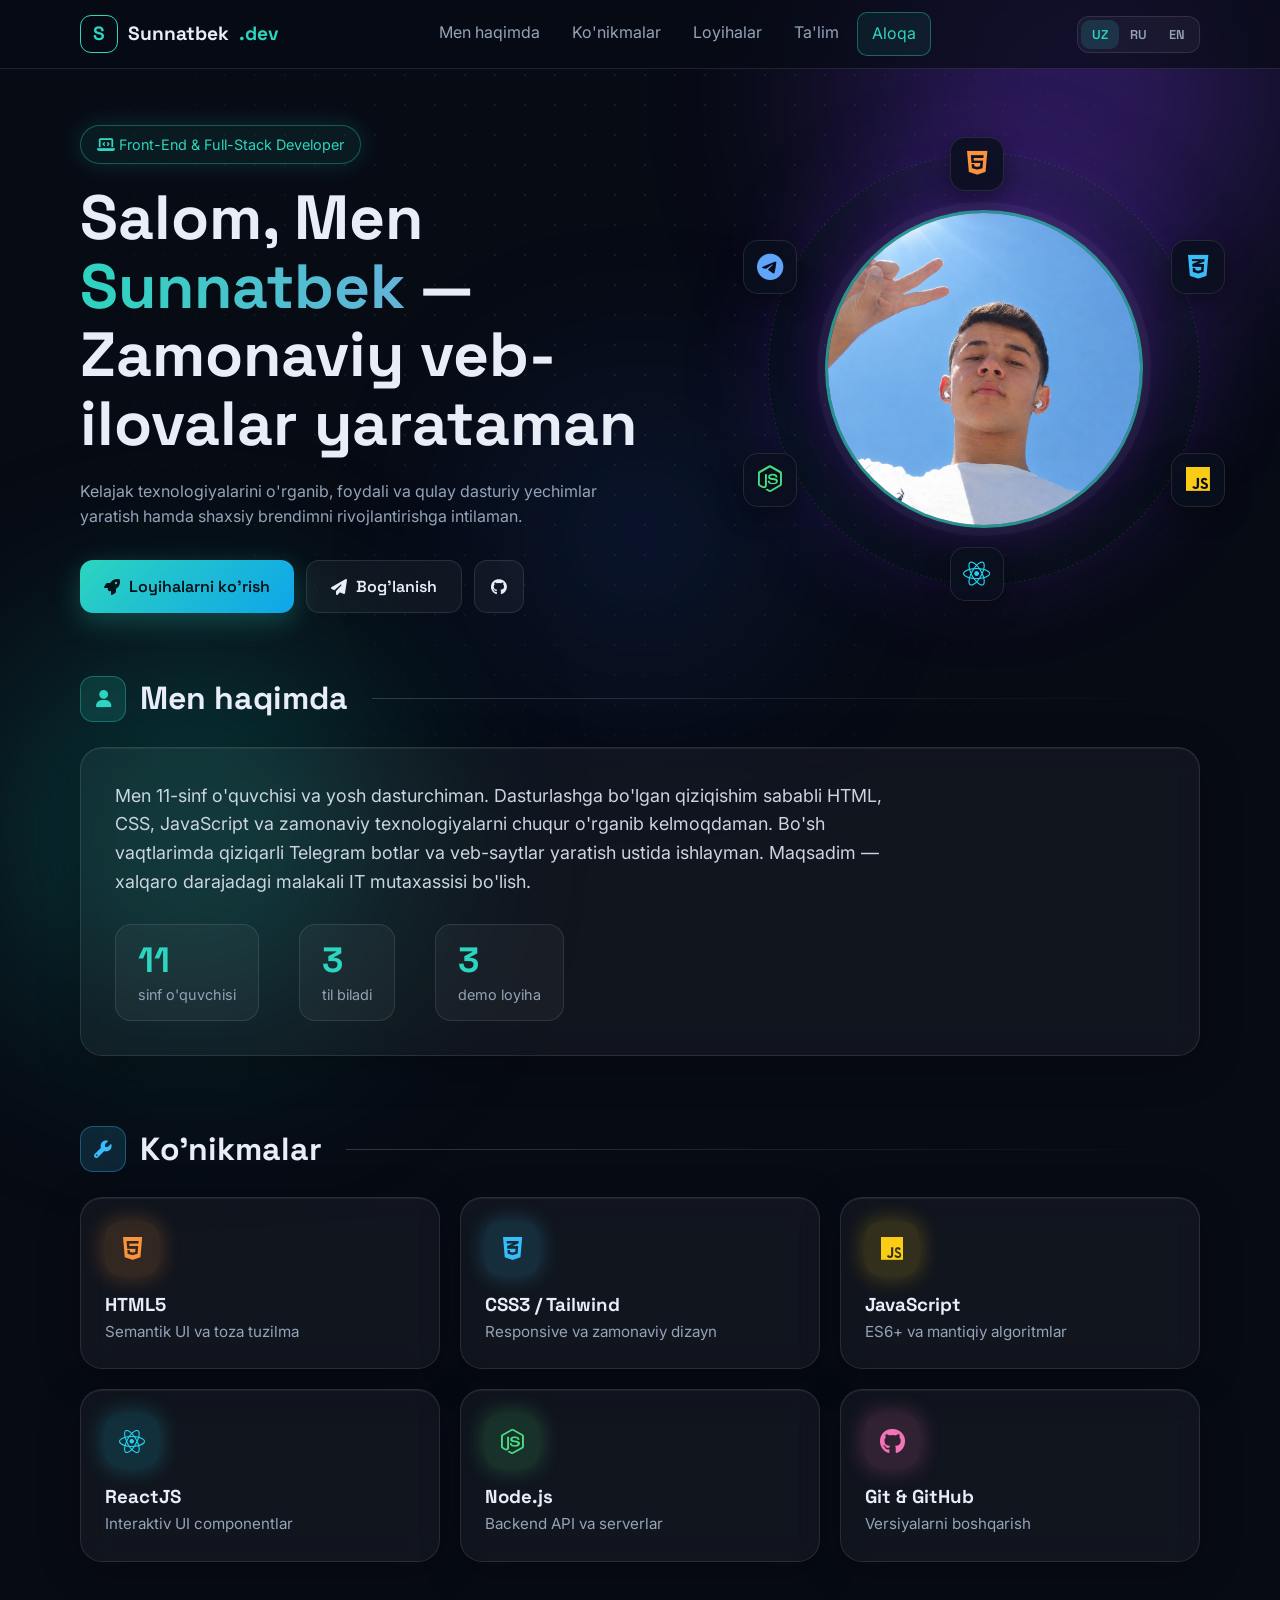
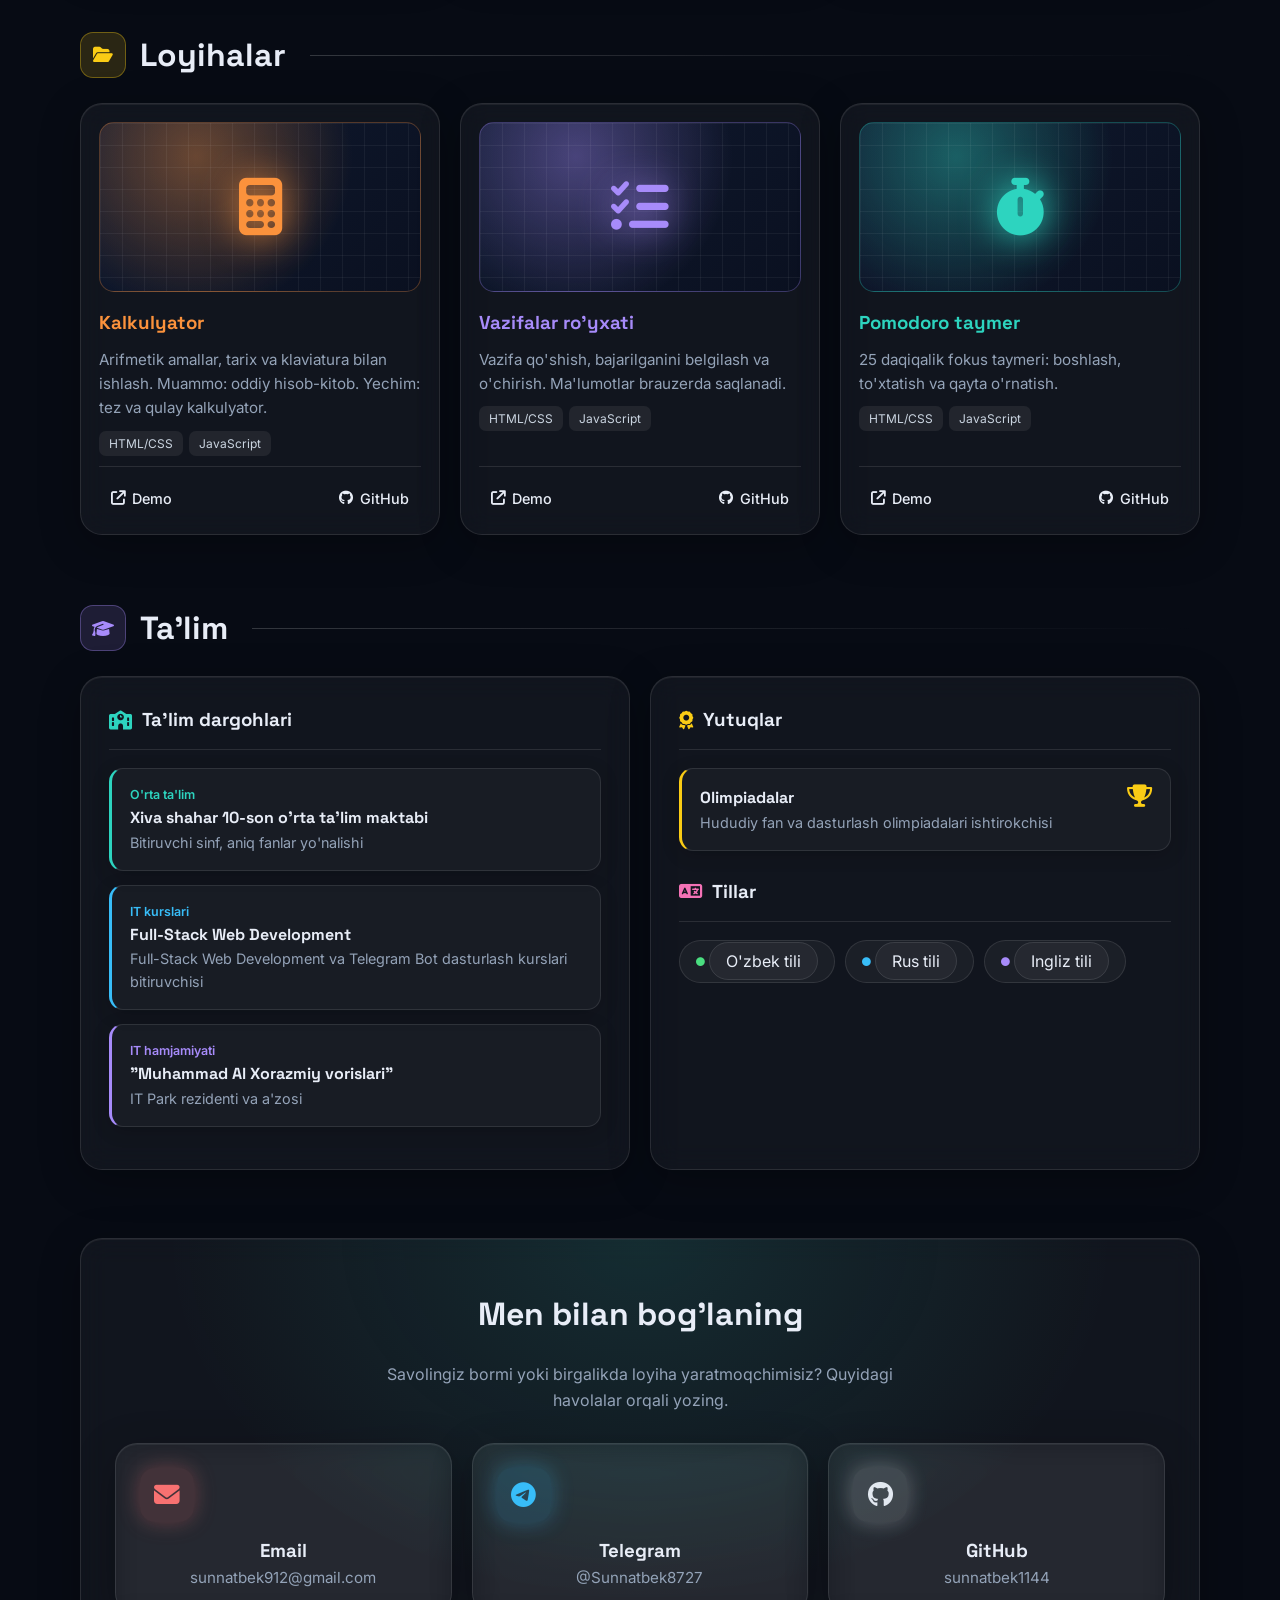
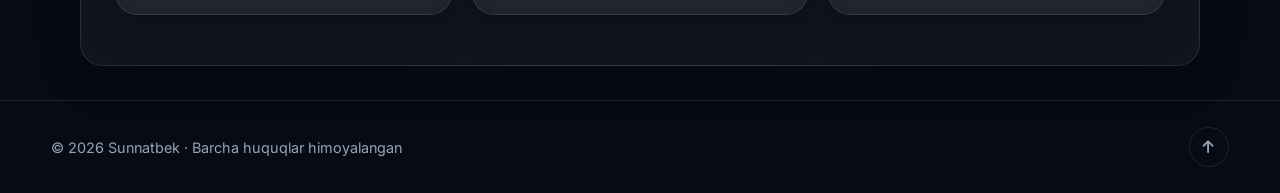
<file: index.html>
<!DOCTYPE html>
<html lang="uz">

<head>
	<meta charset="UTF-8">
	<meta name="viewport" content="width=device-width,initial-scale=1">
	<title>Sunnatbek — Front-End & Full-Stack Developer</title>
	<link rel="icon" href="images/sunnatbek.jpg">
	<meta name="description" content="Sunnatbek portfolio — web, Telegram bot, Node.js">
	<link rel="preconnect" href="https://fonts.googleapis.com">
	<link rel="preconnect" href="https://fonts.gstatic.com" crossorigin>
	<link
		href="https://fonts.googleapis.com/css2?family=Space+Grotesk:wght@400;500;700&family=Inter:wght@400;500&display=swap"
		rel="stylesheet">
	<link rel="stylesheet" href="https://cdnjs.cloudflare.com/ajax/libs/font-awesome/6.5.1/css/all.min.css">
	<link rel="stylesheet" href="style.css">
</head>

<body>
	<div class="blob b1"></div>
	<div class="blob b2"></div>
	<div class="blob b3"></div>
	<header class="nav">
		<div class="wrap navin">
			<a href="#hero" class="logo"><span class="lg">S</span>Sunnatbek<b>.dev</b></a>
			<nav id="menu">
				<a href="#about" data-i18n="n_about"></a><a href="#skills" data-i18n="n_skills"></a><a href="#projects"
					data-i18n="n_proj"></a><a href="#education" data-i18n="n_edu"></a><a href="#contact" class="cta"
					data-i18n="n_contact"></a>
			</nav>
			<div class="langs"><button data-l="uz" class="on">UZ</button><button data-l="ru">RU</button><button
					data-l="en">EN</button></div>
			<button id="burger" aria-label="Menu"><i class="fa-solid fa-bars"></i></button>
		</div>
	</header>
	<main>
		<section id="hero" class="wrap hero">
			<div>
				<span class="badge"><i class="fa-solid fa-laptop-code"></i> <span data-i18n="badge"></span></span>
				<h1 data-i18n-html="h1"></h1>
				<p class="lead" data-i18n="sub"></p>
				<div class="btns">
					<a href="#projects" class="btn pri"><i class="fa-solid fa-rocket"></i><span
							data-i18n="b1"></span></a>
					<a href="#contact" class="btn gl"><i class="fa-solid fa-paper-plane"></i><span
							data-i18n="b2"></span></a>
					<a href="https://github.com/sunnatbek1144" target="_blank" rel="noopener" class="btn gl ic"
						aria-label="GitHub"><i class="fa-brands fa-github"></i></a>
				</div>
			</div>
			<div class="orb"><img class="core me" src="sunnatbek.jpg" alt="Sunnatbek" width="900" height="900"
					fetchpriority="high">
				<i class="fa-brands fa-html5 f f1"></i><i class="fa-brands fa-css3-alt f f2"></i><i
					class="fa-brands fa-js f f3"></i><i class="fa-brands fa-react f f4"></i><i
					class="fa-brands fa-node-js f f5"></i><i class="fa-brands fa-telegram f f6"></i>
			</div>
		</section>

		<section id="about" class="wrap sec">
			<h2><i class="fa-solid fa-user" style="--c:#2dd4bf"></i><span data-i18n="n_about"></span></h2>
			<div class="glass about">
				<p data-i18n="about"></p>
				<div class="stats">
					<div><b>11</b><span data-i18n="st1"></span></div>
					<div><b>3</b><span data-i18n="st2"></span></div>
					<div><b>3</b><span data-i18n="st3"></span></div>
				</div>
			</div>
		</section>

		<section id="skills" class="wrap sec">
			<h2><i class="fa-solid fa-wrench" style="--c:#38bdf8"></i><span data-i18n="n_skills"></span></h2>
			<div class="grid g3">
				<div class="glass card" style="--c:#fb923c"><i class="fa-brands fa-html5"></i>
					<h3>HTML5</h3>
					<p data-i18n="s1"></p>
				</div>
				<div class="glass card" style="--c:#38bdf8"><i class="fa-brands fa-css3-alt"></i>
					<h3>CSS3 / Tailwind</h3>
					<p data-i18n="s2"></p>
				</div>
				<div class="glass card" style="--c:#facc15"><i class="fa-brands fa-js"></i>
					<h3>JavaScript</h3>
					<p data-i18n="s3"></p>
				</div>
				<div class="glass card" style="--c:#22d3ee"><i class="fa-brands fa-react"></i>
					<h3>ReactJS</h3>
					<p data-i18n="s4"></p>
				</div>
				<div class="glass card" style="--c:#4ade80"><i class="fa-brands fa-node-js"></i>
					<h3>Node.js</h3>
					<p data-i18n="s5"></p>
				</div>
				<div class="glass card" style="--c:#f472b6"><i class="fa-brands fa-github"></i>
					<h3>Git &amp; GitHub</h3>
					<p data-i18n="s6"></p>
				</div>
			</div>
		</section>

		<section id="projects" class="wrap sec">
			<h2><i class="fa-solid fa-folder-open" style="--c:#facc15"></i><span data-i18n="n_proj"></span></h2>
			<div class="grid g3">
				<article class="glass proj" style="--c:#fb923c">
					<div class="thumb"><i class="fa-solid fa-calculator"></i></div>
					<h3 data-i18n="p1t"></h3>
					<p data-i18n="p1d"></p>
					<div class="tags"><span>HTML/CSS</span><span>JavaScript</span></div>
					<div class="links"><a href="projects/calculator/" target="_blank" rel="noopener"><i
								class="fa-solid fa-arrow-up-right-from-square"></i> Demo</a><a
							href="https://github.com/sunnatbek1144/calculator" target="_blank" rel="noopener"><i
								class="fa-brands fa-github"></i> GitHub</a></div>
				</article>
				<article class="glass proj" style="--c:#a78bfa">
					<div class="thumb"><i class="fa-solid fa-list-check"></i></div>
					<h3 data-i18n="p2t"></h3>
					<p data-i18n="p2d"></p>
					<div class="tags"><span>HTML/CSS</span><span>JavaScript</span></div>
					<div class="links"><a href="projects/todo/" target="_blank" rel="noopener"><i
								class="fa-solid fa-arrow-up-right-from-square"></i> Demo</a><a
							href="https://github.com/sunnatbek1144/todo" target="_blank" rel="noopener"><i
								class="fa-brands fa-github"></i> GitHub</a></div>
				</article>
				<article class="glass proj" style="--c:#2dd4bf">
					<div class="thumb"><i class="fa-solid fa-stopwatch"></i></div>
					<h3 data-i18n="p3t"></h3>
					<p data-i18n="p3d"></p>
					<div class="tags"><span>HTML/CSS</span><span>JavaScript</span></div>
					<div class="links"><a href="projects/timer/" target="_blank" rel="noopener"><i
								class="fa-solid fa-arrow-up-right-from-square"></i> Demo</a><a
							href="https://github.com/sunnatbek1144/timer" target="_blank" rel="noopener"><i
								class="fa-brands fa-github"></i> GitHub</a></div>
				</article>
			</div>
		</section>

		<section id="education" class="wrap sec">
			<h2><i class="fa-solid fa-graduation-cap" style="--c:#a78bfa"></i><span data-i18n="n_edu"></span></h2>
			<div class="grid g2">
				<div class="glass col">
					<h3><i class="fa-solid fa-school" style="color:#2dd4bf"></i> <span data-i18n="e_t"></span></h3>
					<div class="item" style="--c:#2dd4bf"><small data-i18n="e1s"></small><b data-i18n="e1t"></b>
						<p data-i18n="e1d"></p>
					</div>
					<div class="item" style="--c:#38bdf8"><small data-i18n="e2s"></small><b data-i18n="e2t"></b>
						<p data-i18n="e2d"></p>
					</div>
					<div class="item" style="--c:#a78bfa"><small data-i18n="e3s"></small><b data-i18n="e3t"></b>
						<p data-i18n="e3d"></p>
					</div>
				</div>
				<div class="glass col">
					<h3><i class="fa-solid fa-award" style="color:#facc15"></i> <span data-i18n="a_t"></span></h3>
					<div class="item" style="--c:#facc15"><i class="fa-solid fa-trophy"></i><b data-i18n="a1t"></b>
						<p data-i18n="a1d"></p>
					</div>
					<h3 class="sub"><i class="fa-solid fa-language" style="color:#f472b6"></i> <span
							data-i18n="l_t"></span></h3>
					<div class="chips"><span style="--c:#4ade80"><i class="fa-solid fa-circle"></i> <span
								data-i18n="l1"></span></span><span style="--c:#38bdf8"><i
								class="fa-solid fa-circle"></i> <span data-i18n="l2"></span></span><span
							style="--c:#a78bfa"><i class="fa-solid fa-circle"></i> <span data-i18n="l3"></span></span>
					</div>
				</div>
			</div>
		</section>

		<section id="contact" class="wrap sec">
			<div class="glass contact">
				<h2 class="c"><span data-i18n="c_t"></span></h2>
				<p class="lead c" data-i18n="c_p"></p>
				<div class="grid g3">
					<a class="glass card link" style="--c:#f87171" href="mailto:sunnatbek912@gmail.com"><i
							class="fa-solid fa-envelope"></i>
						<h3>Email</h3>
						<p>sunnatbek912@gmail.com</p>
					</a>
					<a class="glass card link" style="--c:#38bdf8" href="https://t.me/Sunnatbek8727" target="_blank"
						rel="noopener"><i class="fa-brands fa-telegram"></i>
						<h3>Telegram</h3>
						<p>@Sunnatbek8727</p>
					</a>
					<a class="glass card link" style="--c:#e2e8f0" href="https://github.com/sunnatbek1144"
						target="_blank" rel="noopener"><i class="fa-brands fa-github"></i>
						<h3>GitHub</h3>
						<p>sunnatbek1144</p>
					</a>
				</div>
			</div>
		</section>
	</main>
	<footer>
		<p>© 2026 Sunnatbek · <span data-i18n="foot"></span></p><a href="#hero" class="up" aria-label="Up"><i
				class="fa-solid fa-arrow-up"></i></a>
	</footer>
	<script src="app.js"></script>
</body>

</html>
</file>
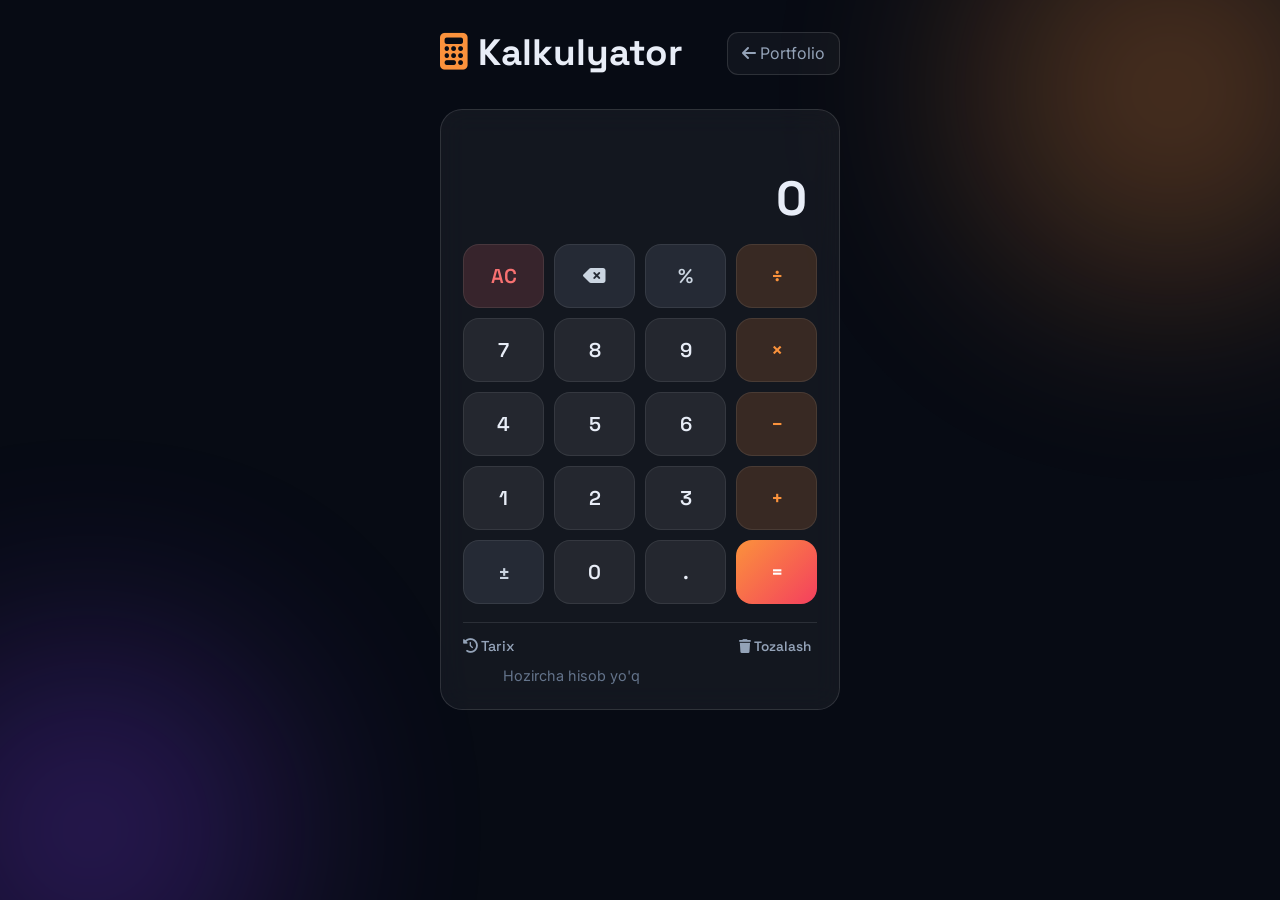
<file: projects/calculator/index.html>
<!DOCTYPE html>
<html lang="uz">

<head>
	<meta charset="UTF-8">
	<meta name="viewport" content="width=device-width,initial-scale=1">
	<title>Kalkulyator</title>
	<link
		href="https://fonts.googleapis.com/css2?family=Space+Grotesk:wght@500;700&family=Inter:wght@400;500&display=swap"
		rel="stylesheet">
	<link rel="stylesheet" href="https://cdnjs.cloudflare.com/ajax/libs/font-awesome/6.5.1/css/all.min.css">
	<link rel="stylesheet" href="style.css">
</head>

<body>
	<div class="wrap">
		<div class="top">
			<h1><i class="fa-solid fa-calculator"></i>Kalkulyator</h1><a class="back" href="../../index.html"><i
					class="fa-solid fa-arrow-left"></i> Portfolio</a>
		</div>
		<div class="glass calc">
			<div class="screen">
				<div id="exp"></div>
				<div id="res">0</div>
			</div>
			<div class="keys">
				<button class="ac" data-k="ac">AC</button><button class="fn" data-k="del"><i
						class="fa-solid fa-delete-left"></i></button><button class="fn" data-k="%">%</button><button
					class="op" data-k="/">÷</button>
				<button data-k="7">7</button><button data-k="8">8</button><button data-k="9">9</button><button
					class="op" data-k="*">×</button>
				<button data-k="4">4</button><button data-k="5">5</button><button data-k="6">6</button><button
					class="op" data-k="-">−</button>
				<button data-k="1">1</button><button data-k="2">2</button><button data-k="3">3</button><button
					class="op" data-k="+">+</button>
				<button class="fn" data-k="sign">±</button><button data-k="0">0</button><button
					data-k=".">.</button><button class="eq" data-k="=">=</button>
			</div>
			<div class="hist">
				<h3><span><i class="fa-solid fa-clock-rotate-left"></i> Tarix</span><button id="clr"><i
							class="fa-solid fa-trash"></i> Tozalash</button></h3>
				<ul id="hl"></ul>
			</div>
		</div>
	</div>
	<script src="app.js"></script>
</body>

</html>
</file>
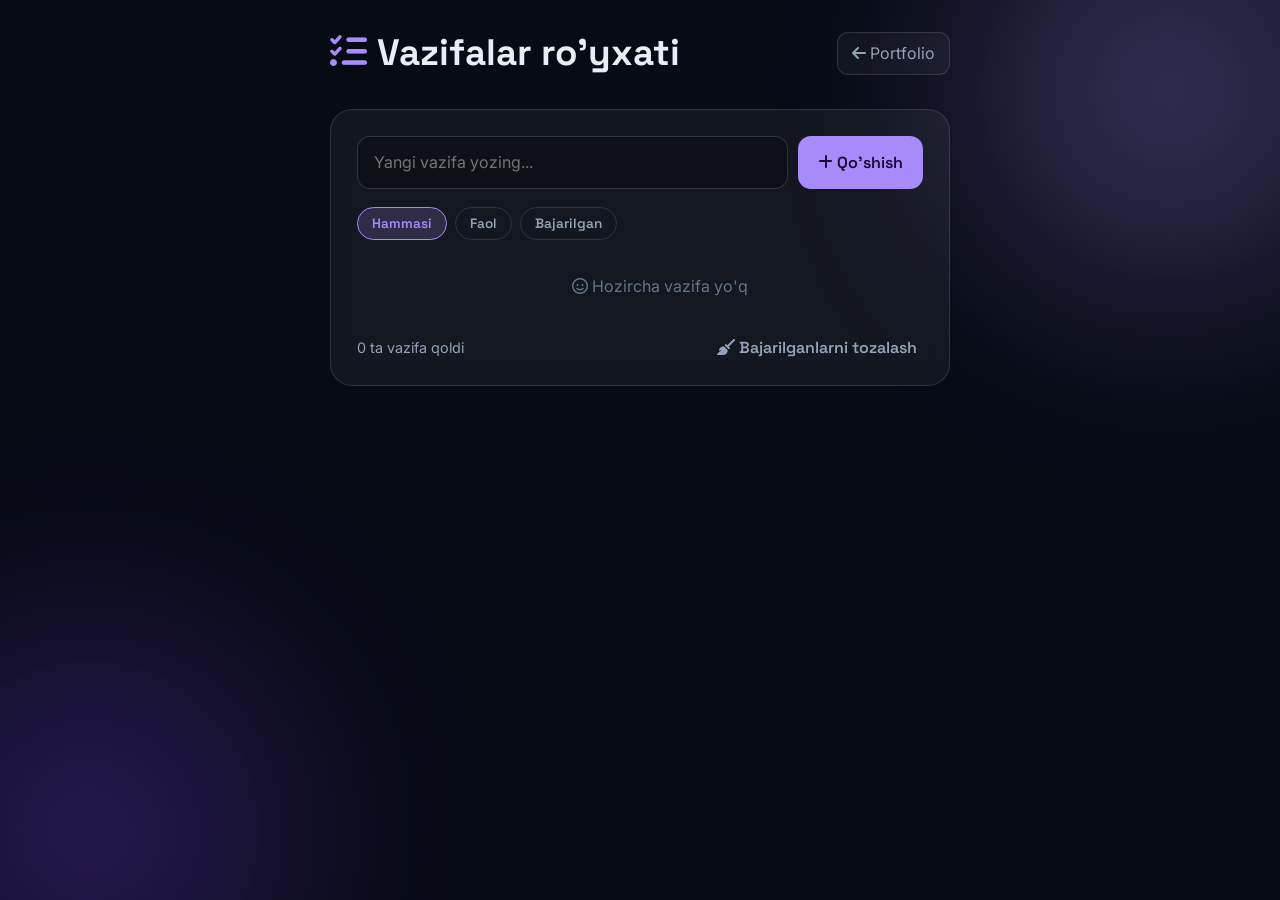
<file: projects/todo/index.html>
<!DOCTYPE html>
<html lang="uz">

<head>
	<meta charset="UTF-8">
	<meta name="viewport" content="width=device-width,initial-scale=1">
	<title>Vazifalar ro'yxati</title>
	<link
		href="https://fonts.googleapis.com/css2?family=Space+Grotesk:wght@500;700&family=Inter:wght@400;500&display=swap"
		rel="stylesheet">
	<link rel="stylesheet" href="https://cdnjs.cloudflare.com/ajax/libs/font-awesome/6.5.1/css/all.min.css">
	<link rel="stylesheet" href="style.css">
</head>

<body>
	<div class="wrap">
		<div class="top">
			<h1><i class="fa-solid fa-list-check"></i>Vazifalar ro'yxati</h1><a class="back" href="../../index.html"><i
					class="fa-solid fa-arrow-left"></i> Portfolio</a>
		</div>
		<div class="glass box">
			<form id="f"><input id="i" placeholder="Yangi vazifa yozing..." maxlength="80" required><button
					class="add"><i class="fa-solid fa-plus"></i> Qo'shish</button></form>
			<div class="filters" id="filters"><button class="on" data-f="all">Hammasi</button><button
					data-f="active">Faol</button><button data-f="done">Bajarilgan</button></div>
			<ul id="u"></ul>
			<div class="foot"><span id="cnt"></span><button id="clr"><i class="fa-solid fa-broom"></i> Bajarilganlarni
					tozalash</button></div>
		</div>
	</div>
	<script src="app.js"></script>
</body>

</html>
</file>
<file: style.css>
:root {
	--bg: #070b14;
	--tx: #e8edf7;
	--mu: #94a3b8;
	--a: #2dd4bf;
	--b: #a78bfa;
	--gl: rgba(255, 255, 255, 0.045);
	--bd: rgba(255, 255, 255, 0.1);
}
* {
	box-sizing: border-box;
	margin: 0;
}
html {
	scroll-behavior: smooth;
	scroll-padding-top: 80px;
}
body {
	background: var(--bg);
	color: var(--tx);
	font:
		400 16px/1.6 Inter,
		sans-serif;
	overflow-x: hidden;
}
h1,
h2,
h3,
.logo,
.btn {
	font-family: 'Space Grotesk', sans-serif;
}
a {
	color: inherit;
	text-decoration: none;
}
.wrap {
	width: min(1120px, 92%);
	margin: auto;
}
.blob {
	position: fixed;
	border-radius: 50%;
	filter: blur(110px);
	opacity: 0.35;
	z-index: -1;
	animation: mv 18s ease-in-out infinite alternate;
}
.b1 {
	width: 420px;
	height: 420px;
	background: #7c3aed;
	top: -80px;
	right: -80px;
}
.b2 {
	width: 380px;
	height: 380px;
	background: #0d9488;
	bottom: -100px;
	left: -100px;
	animation-delay: -6s;
}
.b3 {
	width: 260px;
	height: 260px;
	background: #2563eb;
	top: 45%;
	left: 40%;
	opacity: 0.18;
	animation-delay: -12s;
}
@keyframes mv {
	to {
		transform: translate(60px, -50px) scale(1.15);
	}
}
.nav {
	position: sticky;
	top: 0;
	z-index: 50;
	backdrop-filter: blur(16px);
	background: rgba(7, 11, 20, 0.65);
	border-bottom: 1px solid var(--bd);
}
.navin {
	display: flex;
	align-items: center;
	justify-content: space-between;
	gap: 14px;
	height: 68px;
}
.logo {
	display: flex;
	align-items: center;
	gap: 10px;
	font-weight: 700;
	font-size: 1.2rem;
}
.logo b {
	color: var(--a);
}
.lg {
	display: grid;
	place-items: center;
	width: 38px;
	height: 38px;
	border-radius: 11px;
	border: 1.5px solid var(--a);
	color: var(--a);
}
nav {
	display: flex;
	gap: 4px;
}
nav a {
	padding: 8px 14px;
	border-radius: 10px;
	color: var(--mu);
	transition: 0.25s;
}
nav a:hover,
nav a.act {
	color: #fff;
	background: var(--gl);
}
nav a.act {
	box-shadow: inset 0 -2px var(--a);
}
nav .cta {
	border: 1px solid rgba(45, 212, 191, 0.4);
	color: var(--a);
	background: rgba(45, 212, 191, 0.08);
}
.langs {
	display: flex;
	padding: 3px;
	border: 1px solid var(--bd);
	border-radius: 12px;
	background: var(--gl);
}
.langs button {
	border: 0;
	background: 0;
	color: var(--mu);
	font: 600 0.8rem 'Space Grotesk';
	padding: 6px 11px;
	border-radius: 9px;
	cursor: pointer;
	transition: 0.25s;
}
.langs button.on {
	background: rgba(45, 212, 191, 0.15);
	color: var(--a);
}
#burger {
	display: none;
	background: var(--gl);
	border: 1px solid var(--bd);
	color: #fff;
	width: 40px;
	height: 40px;
	border-radius: 10px;
	cursor: pointer;
}
.hero {
	display: grid;
	grid-template-columns: 1.2fr 0.8fr;
	gap: 40px;
	align-items: center;
	min-height: calc(100vh - 68px);
	padding: 40px 0;
}
.badge {
	display: inline-block;
	padding: 7px 16px;
	border-radius: 99px;
	border: 1px solid rgba(45, 212, 191, 0.35);
	background: rgba(45, 212, 191, 0.08);
	color: var(--a);
	font-size: 0.9rem;
	animation: pop 0.8s both;
}
h1 {
	font-size: clamp(2.2rem, 5.2vw, 3.9rem);
	line-height: 1.1;
	margin: 20px 0;
	animation: pop 0.8s 0.15s both;
}
h1 em {
	font-style: normal;
	background: linear-gradient(90deg, var(--a), var(--b));
	-webkit-background-clip: text;
	background-clip: text;
	color: transparent;
}
.lead {
	color: var(--mu);
	max-width: 560px;
	animation: pop 0.8s 0.3s both;
}
.lead.c {
	margin: 0 auto 30px;
	text-align: center;
}
@keyframes pop {
	from {
		opacity: 0;
		transform: translateY(24px);
	}
}
.btns {
	display: flex;
	flex-wrap: wrap;
	gap: 12px;
	margin-top: 30px;
	animation: pop 0.8s 0.45s both;
}
.btn {
	display: inline-flex;
	align-items: center;
	gap: 9px;
	padding: 13px 24px;
	border-radius: 13px;
	font-weight: 600;
	border: 1px solid var(--bd);
	transition: 0.3s;
}
.btn.pri {
	background: linear-gradient(135deg, var(--a), #0ea5e9);
	color: #04121a;
	border: 0;
	box-shadow: 0 8px 28px rgba(45, 212, 191, 0.28);
}
.btn.gl {
	background: var(--gl);
}
.btn.ic {
	padding: 13px 16px;
}
.btn:hover {
	transform: translateY(-3px);
	border-color: var(--a);
}
.orb {
	position: relative;
	aspect-ratio: 1;
	max-width: 380px;
	width: 100%;
	margin: auto;
	border-radius: 50%;
	border: 1px dashed var(--bd);
	animation: spin 40s linear infinite;
}
.core {
	position: absolute;
	inset: 26%;
	border-radius: 50%;
	display: grid;
	place-items: center;
	font: 700 5rem 'Space Grotesk';
	background: linear-gradient(
		135deg,
		rgba(45, 212, 191, 0.25),
		rgba(167, 139, 250, 0.25)
	);
	border: 1px solid var(--bd);
	backdrop-filter: blur(10px);
	animation: spin 40s linear infinite reverse;
	box-shadow: 0 0 70px rgba(124, 58, 237, 0.35);
}
.f {
	position: absolute;
	font-size: 1.7rem;
	width: 54px;
	height: 54px;
	display: grid;
	place-items: center;
	border-radius: 15px;
	background: rgba(10, 16, 30, 0.85);
	border: 1px solid var(--bd);
	animation: spin 40s linear infinite reverse;
}
.f1 {
	top: -4%;
	left: 42%;
	color: #fb923c;
}
.f2 {
	top: 20%;
	right: -6%;
	color: #38bdf8;
}
.f3 {
	bottom: 18%;
	right: -6%;
	color: #facc15;
}
.f4 {
	bottom: -4%;
	left: 42%;
	color: #22d3ee;
}
.f5 {
	bottom: 18%;
	left: -6%;
	color: #4ade80;
}
.f6 {
	top: 20%;
	left: -6%;
	color: #60a5fa;
}
@keyframes spin {
	to {
		transform: rotate(360deg);
	}
}
.sec {
	padding: 70px 0;
}
h2 {
	display: flex;
	align-items: center;
	gap: 14px;
	font-size: 2rem;
	margin-bottom: 30px;
}
h2.c {
	justify-content: center;
}
.sec h2 > i {
	display: grid;
	place-items: center;
	flex: none;
	width: 46px;
	height: 46px;
	line-height: 1;
	border-radius: 13px;
	font-size: 1.1rem;
	color: var(--c);
	background: color-mix(in srgb, var(--c) 14%, transparent);
	border: 1px solid color-mix(in srgb, var(--c) 35%, transparent);
}
.glass {
	background: var(--gl);
	border: 1px solid var(--bd);
	border-radius: 22px;
	backdrop-filter: blur(14px);
	position: relative;
	overflow: hidden;
}
.about {
	padding: 34px;
}
.about p {
	font-size: 1.12rem;
	max-width: 800px;
	color: #cbd5e1;
}
.stats {
	display: flex;
	gap: 40px;
	margin-top: 28px;
	flex-wrap: wrap;
}
.stats b {
	display: block;
	font: 700 2.2rem 'Space Grotesk';
	color: var(--a);
}
.stats span {
	color: var(--mu);
	font-size: 0.9rem;
}
.grid {
	display: grid;
	gap: 20px;
}
.g3 {
	grid-template-columns: repeat(3, 1fr);
}
.g2 {
	grid-template-columns: repeat(2, 1fr);
}
.card {
	padding: 24px;
	transition: 0.35s;
	display: block;
}
.card::before,
.proj::before {
	content: '';
	position: absolute;
	inset: 0;
	background: radial-gradient(
		260px circle at var(--x, 50%) var(--y, 0),
		color-mix(in srgb, var(--c) 22%, transparent),
		transparent 70%
	);
	opacity: 0;
	transition: 0.3s;
	pointer-events: none;
}
.card:hover::before,
.proj:hover::before {
	opacity: 1;
}
.card:hover,
.proj:hover {
	transform: translateY(-6px);
	border-color: color-mix(in srgb, var(--c) 55%, transparent);
}
.card > i {
	display: grid;
	place-items: center;
	width: 54px;
	height: 54px;
	border-radius: 15px;
	font-size: 1.6rem;
	margin-bottom: 14px;
	color: var(--c);
	background: color-mix(in srgb, var(--c) 14%, transparent);
	transition: 0.4s;
}
.card:hover > i {
	transform: rotate(-8deg) scale(1.12);
}
.card p,
.proj p {
	color: var(--mu);
	font-size: 0.95rem;
}
.proj {
	padding: 18px;
	transition: 0.35s;
	display: flex;
	flex-direction: column;
	gap: 10px;
}
.thumb {
	height: 150px;
	border-radius: 15px;
	display: grid;
	place-items: center;
	font-size: 3rem;
	color: var(--c);
	background: linear-gradient(
		135deg,
		color-mix(in srgb, var(--c) 22%, #0b1020),
		#0b1020
	);
	border: 1px solid color-mix(in srgb, var(--c) 30%, transparent);
}
.thumb i {
	animation: fl 3.5s ease-in-out infinite;
}
@keyframes fl {
	50% {
		transform: translateY(-8px);
	}
}
.proj h3 {
	color: var(--c);
	margin-top: 6px;
}
.tags {
	display: flex;
	flex-wrap: wrap;
	gap: 6px;
}
.tags span {
	font-size: 0.75rem;
	padding: 3px 10px;
	border-radius: 7px;
	background: rgba(255, 255, 255, 0.07);
	color: #cbd5e1;
}
.links {
	display: flex;
	justify-content: space-between;
	margin-top: auto;
	padding-top: 14px;
	border-top: 1px solid var(--bd);
	font-size: 0.9rem;
	font-weight: 500;
}
.links a {
	display: flex;
	gap: 7px;
	align-items: center;
	transition: 0.2s;
}
.links a:hover {
	color: var(--c);
}
.col {
	padding: 28px;
}
.col h3 {
	display: flex;
	gap: 10px;
	align-items: center;
	margin-bottom: 18px;
	padding-bottom: 14px;
	border-bottom: 1px solid var(--bd);
}
.col h3.sub {
	margin-top: 26px;
}
.item {
	padding: 16px 18px;
	margin-bottom: 14px;
	border-radius: 14px;
	background: rgba(255, 255, 255, 0.03);
	border: 1px solid var(--bd);
	border-left: 3px solid var(--c);
	transition: 0.3s;
}
.item:hover {
	transform: translateX(5px);
	background: color-mix(in srgb, var(--c) 8%, transparent);
}
.item small {
	color: var(--c);
	font-size: 0.78rem;
	font-weight: 600;
	display: block;
}
.item b {
	display: block;
	font-family: 'Space Grotesk';
}
.item p {
	color: var(--mu);
	font-size: 0.9rem;
}
.item > i {
	color: var(--c);
	float: right;
	font-size: 1.4rem;
}
.chips {
	display: flex;
	flex-wrap: wrap;
	gap: 10px;
}
.chips span {
	padding: 8px 16px;
	border-radius: 99px;
	border: 1px solid var(--bd);
	background: var(--gl);
}
.chips i {
	color: var(--c);
	font-size: 0.55rem;
	vertical-align: middle;
}
.contact {
	padding: 50px 34px;
	text-align: center;
}
.link:hover {
	box-shadow: 0 14px 40px color-mix(in srgb, var(--c) 18%, transparent);
}
.link p {
	word-break: break-all;
}
footer {
	border-top: 1px solid var(--bd);
	padding: 26px 4%;
	display: flex;
	justify-content: space-between;
	align-items: center;
	color: var(--mu);
	font-size: 0.9rem;
}
.up {
	display: grid;
	place-items: center;
	width: 40px;
	height: 40px;
	border-radius: 50%;
	border: 1px solid var(--bd);
	transition: 0.3s;
}
.up:hover {
	background: var(--a);
	color: #000;
	transform: translateY(-4px);
}
.rv {
	opacity: 0;
	transform: translateY(30px);
	transition: 0.8s;
}
.rv.in {
	opacity: 1;
	transform: none;
}
a:focus-visible,
button:focus-visible {
	outline: 2px solid var(--a);
	outline-offset: 2px;
}
@media (max-width: 900px) {
	.g3 {
		grid-template-columns: 1fr 1fr;
	}
	.hero {
		grid-template-columns: 1fr;
		text-align: center;
	}
	.hero .lead {
		margin: auto;
	}
	.btns {
		justify-content: center;
	}
	.orb {
		max-width: 280px;
	}
}
@media (max-width: 768px) {
	#burger {
		display: block;
	}
	nav {
		position: absolute;
		top: 68px;
		left: 0;
		right: 0;
		flex-direction: column;
		padding: 14px 4%;
		background: rgba(7, 11, 20, 0.96);
		border-bottom: 1px solid var(--bd);
		display: none;
	}
	nav.open {
		display: flex;
	}
	.g3,
	.g2 {
		grid-template-columns: 1fr;
	}
	h2 {
		font-size: 1.6rem;
	}
	.logo {
		font-size: 1rem;
	}
	footer {
		flex-direction: column;
		gap: 12px;
	}
}
@media (prefers-reduced-motion: reduce) {
	* {
		animation: none !important;
		transition: none !important;
	}
	.rv {
		opacity: 1;
		transform: none;
	}
}

/* ===== Premium polish ===== */
body::before {
	content: '';
	position: fixed;
	inset: 0;
	z-index: -1;
	background-image: radial-gradient(
		rgba(255, 255, 255, 0.07) 1px,
		transparent 1px
	);
	background-size: 30px 30px;
	mask-image: radial-gradient(ellipse at 50% 30%, #000 20%, transparent 75%);
	-webkit-mask-image: radial-gradient(
		ellipse at 50% 30%,
		#000 20%,
		transparent 75%
	);
}
#prog {
	position: fixed;
	top: 0;
	left: 0;
	height: 3px;
	width: 0;
	z-index: 99;
	background: linear-gradient(90deg, #2dd4bf, #38bdf8, #a78bfa, #f472b6);
	box-shadow: 0 0 12px rgba(45, 212, 191, 0.7);
}
#glow {
	position: fixed;
	width: 520px;
	height: 520px;
	border-radius: 50%;
	pointer-events: none;
	z-index: -1;
	left: 0;
	top: 0;
	background: radial-gradient(
		circle,
		rgba(45, 212, 191, 0.12),
		transparent 65%
	);
	transition: transform 0.15s ease-out;
}
h1 em {
	background-size: 220% 100%;
	animation: shine 5s linear infinite;
}
@keyframes shine {
	to {
		background-position: -220% 0;
	}
}
.badge {
	box-shadow: 0 0 24px rgba(45, 212, 191, 0.18);
}
.nav .cta {
	animation: ring 2.8s infinite;
}
@keyframes ring {
	0% {
		box-shadow: 0 0 0 0 rgba(45, 212, 191, 0.4);
	}
	70%,
	100% {
		box-shadow: 0 0 0 12px rgba(45, 212, 191, 0);
	}
}
.orb {
	box-shadow:
		0 0 90px rgba(124, 58, 237, 0.18),
		inset 0 0 60px rgba(45, 212, 191, 0.06);
}
.core {
	animation:
		spin 40s linear infinite reverse,
		pulse 4s ease-in-out infinite;
}
@keyframes pulse {
	50% {
		box-shadow: 0 0 110px rgba(45, 212, 191, 0.4);
	}
}
.f {
	box-shadow: 0 8px 24px rgba(0, 0, 0, 0.4);
	transition: 0.3s;
}
.f:hover {
	transform: scale(1.2);
}
h2:not(.c)::after {
	content: '';
	flex: 1;
	height: 1px;
	margin-left: 10px;
	background: linear-gradient(90deg, rgba(255, 255, 255, 0.18), transparent);
}
.glass {
	box-shadow:
		0 10px 40px rgba(0, 0, 0, 0.28),
		inset 0 1px 0 rgba(255, 255, 255, 0.06);
}
.card::after,
.proj::after {
	content: '';
	position: absolute;
	left: 0;
	right: 0;
	top: 0;
	height: 3px;
	background: linear-gradient(90deg, transparent, var(--c), transparent);
	transform: scaleX(0);
	transition: 0.45s;
}
.card:hover::after,
.proj:hover::after {
	transform: scaleX(1);
}
.card:hover,
.proj:hover {
	box-shadow:
		0 18px 50px color-mix(in srgb, var(--c) 22%, transparent),
		inset 0 1px 0 rgba(255, 255, 255, 0.08);
}
.card > i {
	box-shadow: 0 0 22px color-mix(in srgb, var(--c) 30%, transparent);
}
.thumb {
	position: relative;
	overflow: hidden;
	height: 170px;
	font-size: 3.6rem;
	background:
		radial-gradient(
			circle at 30% 20%,
			color-mix(in srgb, var(--c) 38%, transparent),
			transparent 60%
		),
		linear-gradient(135deg, #101a30, #0a1020);
}
.thumb::before {
	content: '';
	position: absolute;
	inset: 0;
	background-image:
		linear-gradient(rgba(255, 255, 255, 0.05) 1px, transparent 1px),
		linear-gradient(90deg, rgba(255, 255, 255, 0.05) 1px, transparent 1px);
	background-size: 22px 22px;
}
.thumb::after {
	content: '';
	position: absolute;
	top: 0;
	left: -70%;
	width: 40%;
	height: 100%;
	background: linear-gradient(
		100deg,
		transparent,
		rgba(255, 255, 255, 0.14),
		transparent
	);
	transform: skewX(-20deg);
	transition: 0.8s;
}
.proj:hover .thumb::after {
	left: 130%;
}
.thumb i {
	position: relative;
	filter: drop-shadow(0 0 18px var(--c));
}
.links a {
	padding: 6px 12px;
	border-radius: 9px;
	transition: 0.25s;
}
.links a:hover {
	background: color-mix(in srgb, var(--c) 14%, transparent);
}
.stats > div {
	padding: 12px 22px;
	border-radius: 16px;
	background: rgba(255, 255, 255, 0.04);
	border: 1px solid var(--bd);
}
.item {
	box-shadow: 0 4px 18px rgba(0, 0, 0, 0.2);
}
.contact {
	background:
		radial-gradient(
			ellipse at 50% 0,
			rgba(45, 212, 191, 0.12),
			transparent 60%
		),
		var(--gl);
}
.up {
	box-shadow: 0 0 0 0 rgba(45, 212, 191, 0.5);
}
@media (hover: none) {
	#glow {
		display: none;
	}
}

/* ===== Compact spacing + photo ===== */
.sec {
	padding: 34px 0;
}
h2 {
	margin-bottom: 22px;
}
.hero {
	min-height: auto;
	padding: 56px 0 26px;
}
.core.me {
	inset: 13%;
	width: 74%;
	height: 74%;
	object-fit: cover;
	display: block;
	padding: 0;
	border: 3px solid rgba(45, 212, 191, 0.6);
	box-shadow:
		0 0 0 8px rgba(255, 255, 255, 0.04),
		0 0 70px rgba(124, 58, 237, 0.4);
}
@media (max-width: 768px) {
	.sec {
		padding: 24px 0;
	}
	h2 {
		margin-bottom: 16px;
	}
	.hero {
		padding: 32px 0 14px;
	}
	.contact {
		padding: 34px 20px;
	}
}

/* ===== No sideways scroll / wobble ===== */
html,
body {
	max-width: 100%;
	overflow-x: clip;
	overscroll-behavior-x: none;
}
body {
	touch-action: pan-y pinch-zoom;
}
.blob {
	max-width: 100vw;
	max-height: 100vh;
}
.b1 {
	right: 0;
	top: -120px;
}
.b2 {
	left: 0;
	bottom: -120px;
}
.hero,
.orb {
	max-width: 100%;
}
@media (max-width: 768px) {
	.f1,
	.f4 {
		left: calc(50% - 27px);
	}
	.f2,
	.f3 {
		right: -2%;
	}
	.f5,
	.f6 {
		left: -2%;
	}
}

/* ===== Calm mode: everything stays in place ===== */
.blob,
.orb,
.core,
.f,
.thumb i,
h1 em,
.nav .cta,
.up {
	animation: none !important;
}
.blob {
	transform: none !important;
}
#glow {
	display: none !important;
}
.f:hover {
	transform: none;
}
@media (hover: none) {
	.card:hover,
	.proj:hover,
	.item:hover,
	.btn:hover,
	.up:hover,
	.links a:hover {
		transform: none !important;
	}
	.card:hover::before,
	.proj:hover::before {
		opacity: 0;
	}
}
</file>
<file: projects/calculator/style.css>
:root {
	--c: #fb923c;
}
* {
	box-sizing: border-box;
	margin: 0;
}
html {
	scroll-behavior: smooth;
}
body {
	min-height: 100vh;
	background: #070b14;
	color: #e8edf7;
	font:
		16px/1.6 'Inter',
		system-ui,
		sans-serif;
	padding: 24px;
	position: relative;
	overflow-x: hidden;
}
body::before,
body::after {
	content: '';
	position: fixed;
	width: 380px;
	height: 380px;
	border-radius: 50%;
	filter: blur(110px);
	opacity: 0.3;
	z-index: -1;
}
body::before {
	background: var(--c);
	top: -100px;
	right: -80px;
}
body::after {
	background: #7c3aed;
	bottom: -120px;
	left: -100px;
}
.wrap {
	width: min(960px, 100%);
	margin: auto;
}
.top {
	display: flex;
	justify-content: space-between;
	align-items: center;
	margin-bottom: 26px;
	gap: 12px;
	flex-wrap: wrap;
}
.back {
	color: #94a3b8;
	text-decoration: none;
	padding: 8px 14px;
	border: 1px solid rgba(255, 255, 255, 0.12);
	border-radius: 11px;
	background: rgba(255, 255, 255, 0.04);
	transition: 0.25s;
}
.back:hover {
	color: #fff;
	border-color: var(--c);
}
h1 {
	font-family: 'Space Grotesk', sans-serif;
	font-size: clamp(1.6rem, 4vw, 2.3rem);
}
h1 i {
	color: var(--c);
	margin-right: 10px;
}
.glass {
	background: rgba(255, 255, 255, 0.05);
	border: 1px solid rgba(255, 255, 255, 0.12);
	border-radius: 22px;
	backdrop-filter: blur(14px);
}
button {
	cursor: pointer;
	border: 0;
	font:
		600 1rem 'Space Grotesk',
		sans-serif;
	transition: 0.25s;
}
.wrap {
	width: min(400px, 100%);
}
.calc {
	padding: 22px;
}
.screen {
	padding: 14px 10px 18px;
	text-align: right;
	min-height: 112px;
	display: flex;
	flex-direction: column;
	justify-content: flex-end;
	overflow: hidden;
}
#exp {
	color: #94a3b8;
	font-size: 1rem;
	min-height: 24px;
}
#res {
	font:
		700 3rem 'Space Grotesk',
		sans-serif;
	word-break: break-all;
	line-height: 1.15;
}
#res.sm {
	font-size: 2rem;
}
.keys {
	display: grid;
	grid-template-columns: repeat(4, 1fr);
	gap: 10px;
}
.keys button {
	padding: 18px 0;
	border-radius: 16px;
	font-size: 1.25rem;
	background: rgba(255, 255, 255, 0.07);
	color: #e8edf7;
	border: 1px solid rgba(255, 255, 255, 0.08);
}
.keys button:hover {
	transform: translateY(-3px);
	border-color: var(--c);
}
.keys button:active {
	transform: scale(0.94);
}
.keys .op {
	background: rgba(251, 146, 60, 0.16);
	color: var(--c);
}
.keys .fn {
	background: rgba(148, 163, 184, 0.14);
	color: #cbd5e1;
}
.keys .ac {
	background: rgba(248, 113, 113, 0.16);
	color: #f87171;
}
.keys .eq {
	background: linear-gradient(135deg, #fb923c, #f43f5e);
	color: #fff;
	border: 0;
}
.hist {
	margin-top: 18px;
	padding-top: 14px;
	border-top: 1px solid rgba(255, 255, 255, 0.1);
}
.hist h3 {
	display: flex;
	justify-content: space-between;
	align-items: center;
	font: 500 0.9rem 'Space Grotesk';
	color: #94a3b8;
	margin-bottom: 8px;
}
.hist h3 button {
	background: none;
	color: #94a3b8;
	font-size: 0.85rem;
}
.hist h3 button:hover {
	color: #f87171;
}
.hist ul {
	list-style: none;
	max-height: 120px;
	overflow: auto;
}
.hist li {
	display: flex;
	justify-content: space-between;
	padding: 6px 4px;
	font-size: 0.92rem;
	color: #cbd5e1;
	cursor: pointer;
}
.hist li:hover {
	color: var(--c);
}
.hist li b {
	color: #fff;
}
.hist p {
	color: #64748b;
	font-size: 0.9rem;
}
</file>
<file: projects/todo/style.css>
:root {
	--c: #a78bfa;
}
* {
	box-sizing: border-box;
	margin: 0;
}
html {
	scroll-behavior: smooth;
}
body {
	min-height: 100vh;
	background: #070b14;
	color: #e8edf7;
	font:
		16px/1.6 'Inter',
		system-ui,
		sans-serif;
	padding: 24px;
	position: relative;
	overflow-x: hidden;
}
body::before,
body::after {
	content: '';
	position: fixed;
	width: 380px;
	height: 380px;
	border-radius: 50%;
	filter: blur(110px);
	opacity: 0.3;
	z-index: -1;
}
body::before {
	background: var(--c);
	top: -100px;
	right: -80px;
}
body::after {
	background: #7c3aed;
	bottom: -120px;
	left: -100px;
}
.wrap {
	width: min(960px, 100%);
	margin: auto;
}
.top {
	display: flex;
	justify-content: space-between;
	align-items: center;
	margin-bottom: 26px;
	gap: 12px;
	flex-wrap: wrap;
}
.back {
	color: #94a3b8;
	text-decoration: none;
	padding: 8px 14px;
	border: 1px solid rgba(255, 255, 255, 0.12);
	border-radius: 11px;
	background: rgba(255, 255, 255, 0.04);
	transition: 0.25s;
}
.back:hover {
	color: #fff;
	border-color: var(--c);
}
h1 {
	font-family: 'Space Grotesk', sans-serif;
	font-size: clamp(1.6rem, 4vw, 2.3rem);
}
h1 i {
	color: var(--c);
	margin-right: 10px;
}
.glass {
	background: rgba(255, 255, 255, 0.05);
	border: 1px solid rgba(255, 255, 255, 0.12);
	border-radius: 22px;
	backdrop-filter: blur(14px);
}
button {
	cursor: pointer;
	border: 0;
	font:
		600 1rem 'Space Grotesk',
		sans-serif;
	transition: 0.25s;
}
.wrap {
	width: min(620px, 100%);
}
.box {
	padding: 26px;
}
form {
	display: flex;
	gap: 10px;
	margin-bottom: 18px;
}
input {
	flex: 1;
	min-width: 0;
	padding: 13px 16px;
	border-radius: 13px;
	border: 1px solid rgba(255, 255, 255, 0.15);
	background: rgba(0, 0, 0, 0.3);
	color: #fff;
	font: inherit;
}
input:focus {
	outline: 2px solid var(--c);
}
.add {
	padding: 0 20px;
	border-radius: 13px;
	background: var(--c);
	color: #150a30;
}
.add:hover {
	transform: translateY(-2px);
}
.filters {
	display: flex;
	gap: 8px;
	margin-bottom: 12px;
}
.filters button {
	padding: 7px 14px;
	border-radius: 99px;
	background: transparent;
	border: 1px solid rgba(255, 255, 255, 0.12);
	color: #94a3b8;
	font-size: 0.85rem;
}
.filters button.on,
.filters button:hover {
	background: rgba(167, 139, 250, 0.18);
	color: var(--c);
	border-color: var(--c);
}
ul {
	list-style: none;
	min-height: 60px;
}
li {
	display: flex;
	align-items: center;
	gap: 12px;
	padding: 13px 14px;
	margin-bottom: 8px;
	border-radius: 13px;
	background: rgba(255, 255, 255, 0.04);
	border: 1px solid rgba(255, 255, 255, 0.08);
	animation: in 0.35s both;
	transition: 0.25s;
}
li:hover {
	border-color: var(--c);
}
@keyframes in {
	from {
		opacity: 0;
		transform: translateX(-14px);
	}
}
.ck {
	width: 24px;
	height: 24px;
	border-radius: 8px;
	border: 2px solid var(--c);
	background: transparent;
	color: #150a30;
	display: grid;
	place-items: center;
	font-size: 0.75rem;
	padding: 0;
	flex: none;
}
li.d .ck {
	background: var(--c);
}
li span {
	flex: 1;
	word-break: break-word;
}
li.d span {
	text-decoration: line-through;
	color: #64748b;
}
.del {
	background: none;
	color: #f87171;
	font-size: 1rem;
	padding: 4px 8px;
	border-radius: 8px;
}
.del:hover {
	background: rgba(248, 113, 113, 0.15);
}
.empty {
	text-align: center;
	color: #64748b;
	padding: 22px 0;
}
.foot {
	display: flex;
	justify-content: space-between;
	align-items: center;
	margin-top: 14px;
	color: #94a3b8;
	font-size: 0.9rem;
	gap: 10px;
	flex-wrap: wrap;
}
.foot button {
	background: none;
	color: #94a3b8;
}
.foot button:hover {
	color: #f87171;
}
</file>
